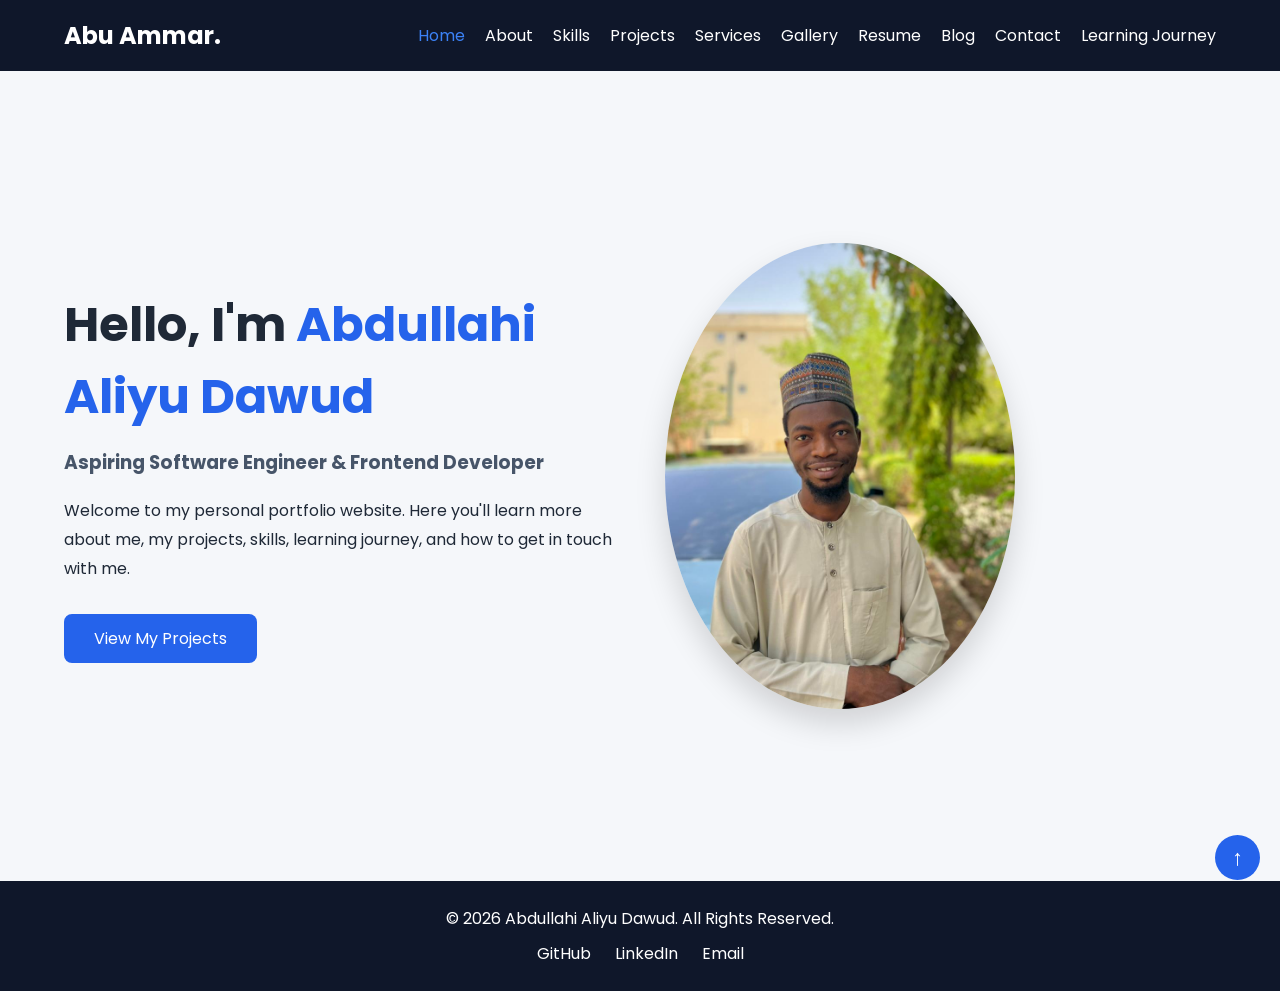
<file: index.html>
<!DOCTYPE html>
<html lang="en">
<head>
    <meta charset="UTF-8">
    <meta name="viewport" content="width=device-width, initial-scale=1.0">
    <title>Abdullahi Aliyu Dawud | Portfolio</title>

    <link rel="stylesheet" href="css/style.css">

    <!-- Google Font -->
    <link href="https://fonts.googleapis.com/css2?family=Poppins:wght@300;400;600;700&display=swap" rel="stylesheet">
</head>
<body>

    <!-- Header -->
    <header>
        <nav class="navbar">
            <div class="logo">
                <h2>Abu Ammar.</h2>
            </div>

            <ul class="nav-links">
                <li><a href="index.html" class="active">Home</a></li>
                <li><a href="about.html">About</a></li>
                <li><a href="skills.html">Skills</a></li>
                <li><a href="projects.html">Projects</a></li>
                <li><a href="services.html">Services</a></li>
                <li><a href="gallery.html">Gallery</a></li>
                <li><a href="resume.html">Resume</a></li>
                <li><a href="blog.html">Blog</a></li>
                <li><a href="contact.html">Contact</a></li>
                <li><a href="learning.html">Learning Journey</a></li>
            </ul>
        </nav>
    </header>

    <!-- Hero Section -->
    <section class="hero">

        <div class="hero-text">
            <h1>Hello, I'm <span>Abdullahi Aliyu Dawud</span></h1>

            <h3>Aspiring Software Engineer & Frontend Developer</h3>

            <p>
                Welcome to my personal portfolio website. Here you'll learn more
                about me, my projects, skills, learning journey, and how to get
                in touch with me.
            </p>

            <a href="projects.html" class="btn">View My Projects</a>
        </div>

        <div class="hero-image">
            <img src="images/profile.jpg" alt="Abdullahi Aliyu Dawud">
        </div>

    </section>

    <!-- Footer -->
    <footer>

        <p>&copy; 2026 Abdullahi Aliyu Dawud. All Rights Reserved.</p>

        <div class="social-links">
            <a href="https://github.com/ktechceo" target="_blank">GitHub</a>
            <a href="https://linkedin.com/in/Abu Ammar-b-b99bb9337" target="_blank">LinkedIn</a>
            <a href="mailto:Abu Ammarbalarabe778@gmail.com">Email</a>
        </div>

    </footer>
    <a href="#" class="back-top">↑</a>

</body>
</html>
</file>
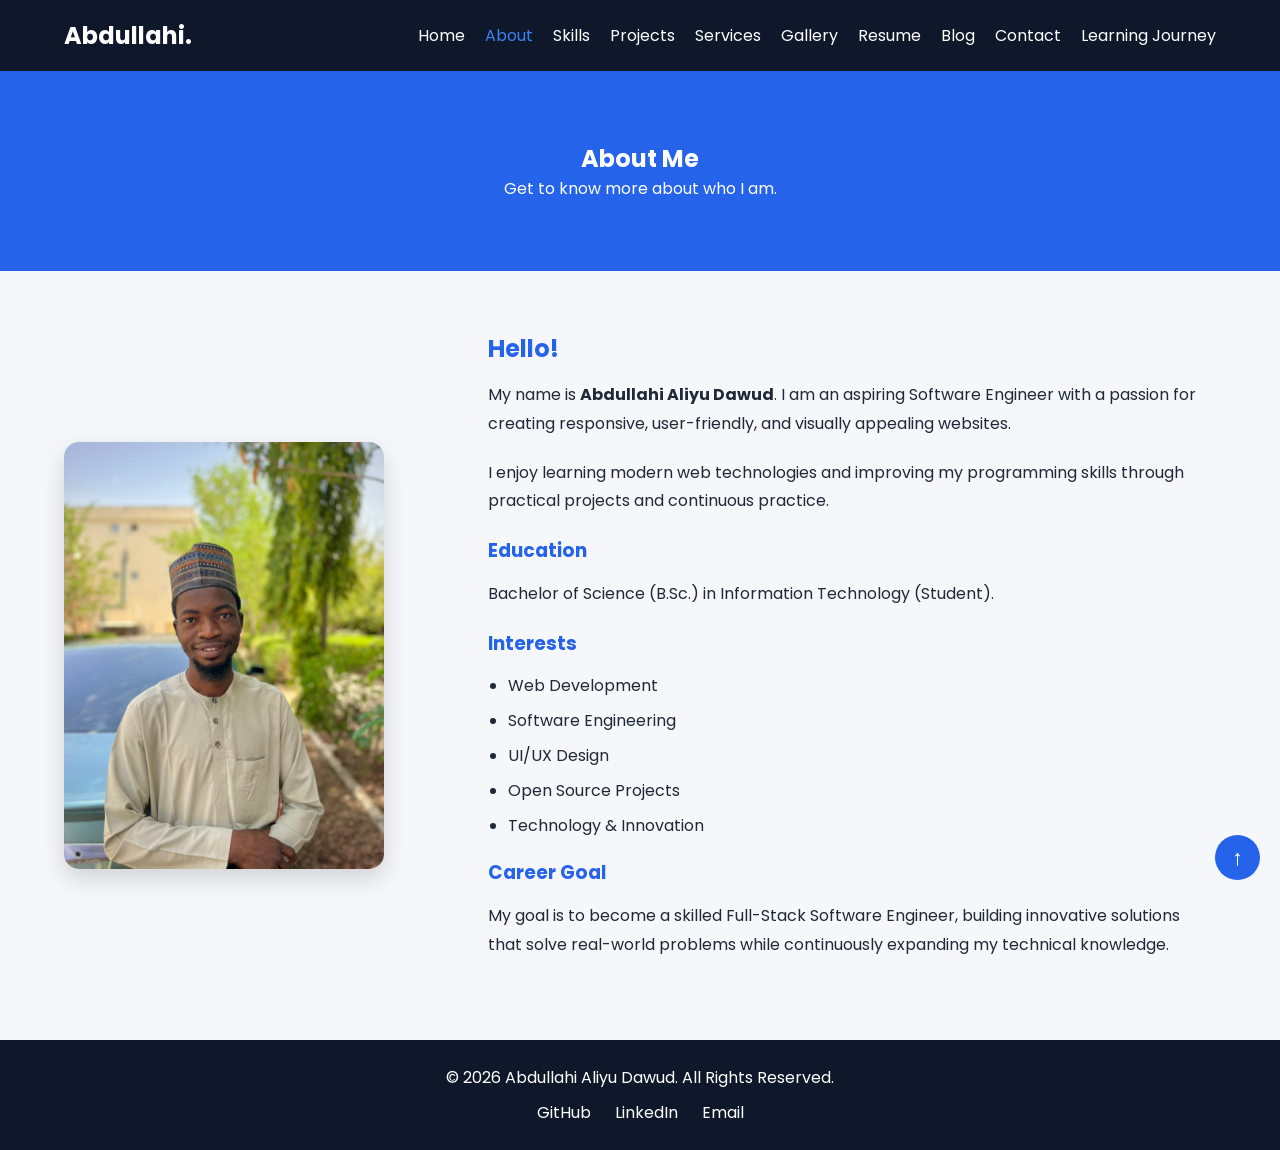
<file: about.html>
<!DOCTYPE html>
<html lang="en">
<head>
    <meta charset="UTF-8">
    <meta name="viewport" content="width=device-width, initial-scale=1.0">
    <title>About | Abdullahi Aliyu Dawud</title>

    <link rel="stylesheet" href="css/style.css">

    <link href="https://fonts.googleapis.com/css2?family=Poppins:wght@300;400;600;700&display=swap" rel="stylesheet">
</head>
<body>

<header>
    <nav class="navbar">

        <div class="logo">
            <h2>Abdullahi.</h2>
        </div>

        <ul class="nav-links">
            <li><a href="index.html">Home</a></li>
            <li><a href="about.html" class="active">About</a></li>
            <li><a href="skills.html">Skills</a></li>
            <li><a href="projects.html">Projects</a></li>
            <li><a href="services.html">Services</a></li>
            <li><a href="gallery.html">Gallery</a></li>
            <li><a href="resume.html">Resume</a></li>
            <li><a href="blog.html">Blog</a></li>
            <li><a href="contact.html">Contact</a></li>
            <li><a href="learning.html">Learning Journey</a></li>
        </ul>

    </nav>
</header>

<section class="page-header">
    <h1>About Me</h1>
    <p>Get to know more about who I am.</p>
</section>

<section class="about-container">

    <div class="about-image">
        <img src="images/profile.jpg" alt="Abdullahi Aliyu Dawud">
    </div>

    <div class="about-content">

        <h2>Hello!</h2>

        <p>
            My name is <strong>Abdullahi Aliyu Dawud</strong>. I am an aspiring
            Software Engineer with a passion for creating responsive,
            user-friendly, and visually appealing websites.
        </p>

        <p>
            I enjoy learning modern web technologies and improving my
            programming skills through practical projects and continuous
            practice.
        </p>

        <h3>Education</h3>

        <p>
            Bachelor of Science (B.Sc.) in Information Technology
            (Student).
        </p>

        <h3>Interests</h3>

        <ul>
            <li>Web Development</li>
            <li>Software Engineering</li>
            <li>UI/UX Design</li>
            <li>Open Source Projects</li>
            <li>Technology & Innovation</li>
        </ul>

        <h3>Career Goal</h3>

        <p>
            My goal is to become a skilled Full-Stack Software Engineer,
            building innovative solutions that solve real-world problems
            while continuously expanding my technical knowledge.
        </p>

    </div>

</section>

<footer>

    <p>&copy; 2026 Abdullahi Aliyu Dawud. All Rights Reserved.</p>

    <div class="social-links">
        <a href="#">GitHub</a>
        <a href="#">LinkedIn</a>
        <a href="#">Email</a>
    </div>

</footer>
<a href="#" class="back-top">↑</a>

</body>
</html>
</file>
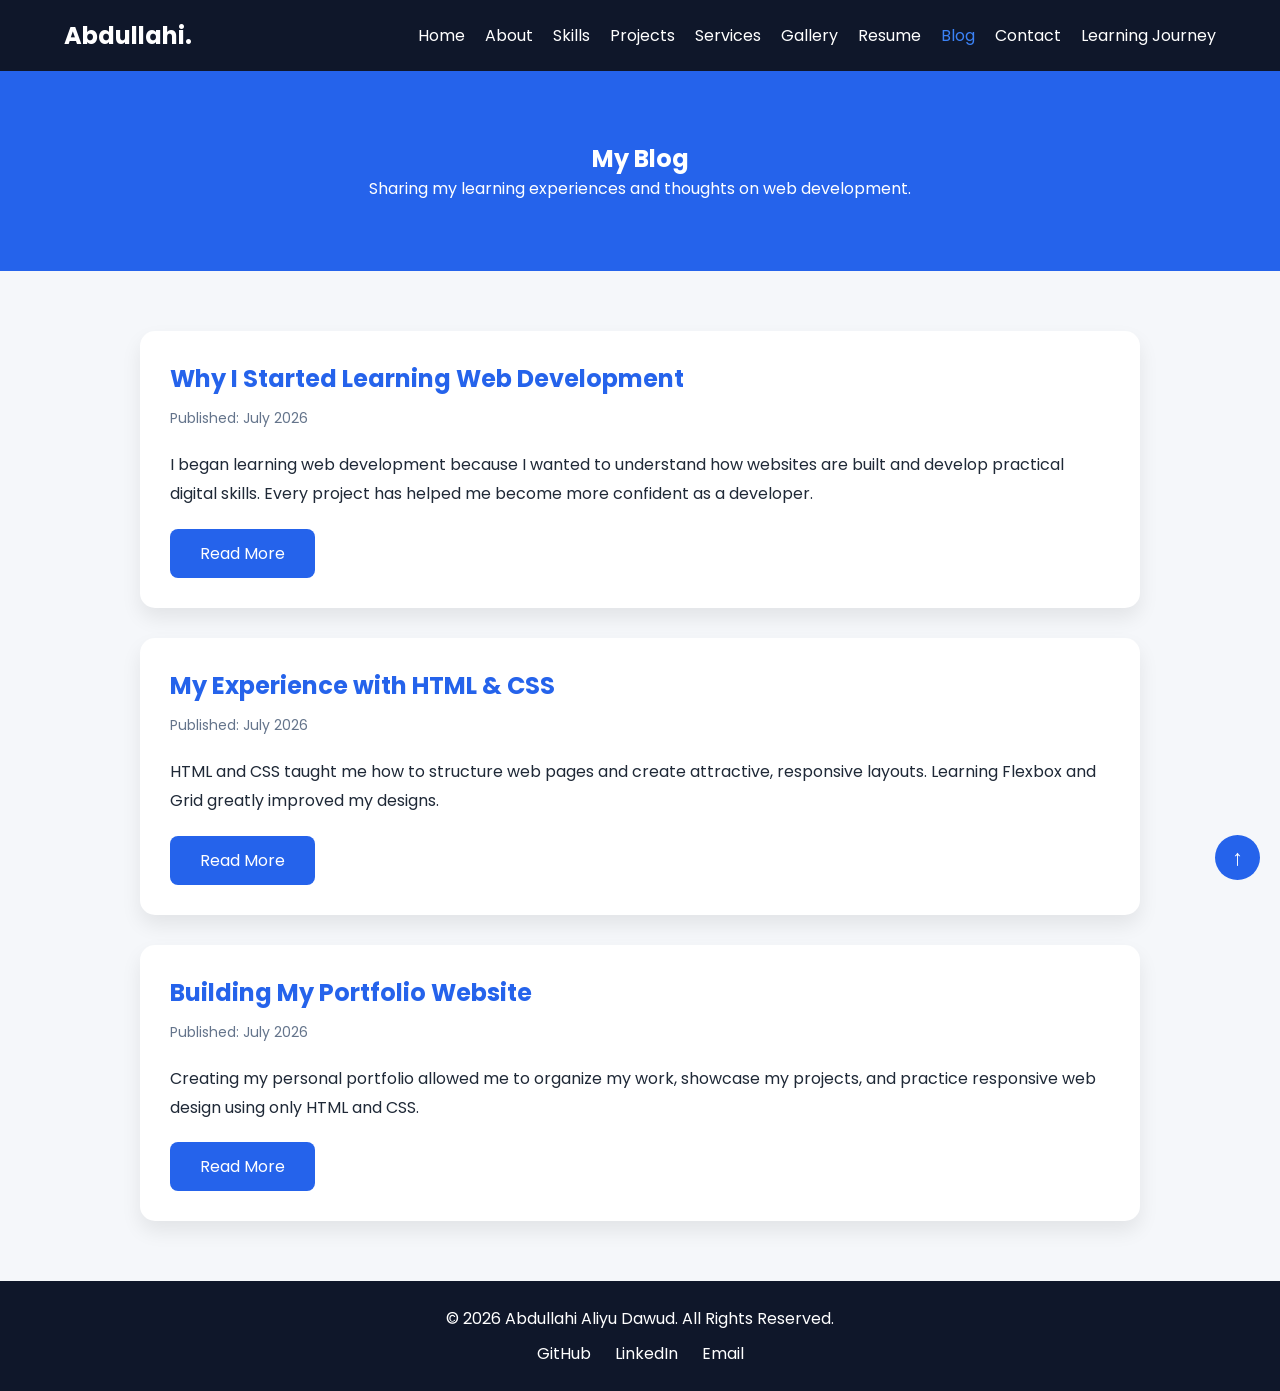
<file: blog.html>
<!DOCTYPE html>
<html lang="en">
<head>
    <meta charset="UTF-8">
    <meta name="viewport" content="width=device-width, initial-scale=1.0">
    <title>Blog | Abdullahi Aliyu Dawud</title>

    <link rel="stylesheet" href="css/style.css">

    <link href="https://fonts.googleapis.com/css2?family=Poppins:wght@300;400;600;700&display=swap" rel="stylesheet">
</head>
<body>

<header>

    <nav class="navbar">

        <div class="logo">
            <h2>Abdullahi.</h2>
        </div>

        <ul class="nav-links">
            <li><a href="index.html">Home</a></li>
            <li><a href="about.html">About</a></li>
            <li><a href="skills.html">Skills</a></li>
            <li><a href="projects.html">Projects</a></li>
            <li><a href="services.html">Services</a></li>
            <li><a href="gallery.html">Gallery</a></li>
            <li><a href="resume.html">Resume</a></li>
            <li><a href="blog.html" class="active">Blog</a></li>
            <li><a href="contact.html">Contact</a></li>
            <li><a href="learning.html">Learning Journey</a></li>
        </ul>

    </nav>

</header>

<section class="page-header">
    <h1>My Blog</h1>
    <p>Sharing my learning experiences and thoughts on web development.</p>
</section>

<section class="blog-container">

    <article class="blog-card">
        <h2>Why I Started Learning Web Development</h2>
        <p class="blog-date">Published: July 2026</p>

        <p>
            I began learning web development because I wanted to understand
            how websites are built and develop practical digital skills.
            Every project has helped me become more confident as a developer.
        </p>

        <a href="#" class="btn">Read More</a>
    </article>

    <article class="blog-card">
        <h2>My Experience with HTML & CSS</h2>
        <p class="blog-date">Published: July 2026</p>

        <p>
            HTML and CSS taught me how to structure web pages and create
            attractive, responsive layouts. Learning Flexbox and Grid
            greatly improved my designs.
        </p>

        <a href="#" class="btn">Read More</a>
    </article>

    <article class="blog-card">
        <h2>Building My Portfolio Website</h2>
        <p class="blog-date">Published: July 2026</p>

        <p>
            Creating my personal portfolio allowed me to organize my work,
            showcase my projects, and practice responsive web design using
            only HTML and CSS.
        </p>

        <a href="#" class="btn">Read More</a>
    </article>

</section>

<footer>

    <p>&copy; 2026 Abdullahi Aliyu Dawud. All Rights Reserved.</p>

    <div class="social-links">
        <a href="#">GitHub</a>
        <a href="#">LinkedIn</a>
        <a href="#">Email</a>
    </div>

</footer>
<a href="#" class="back-top">↑</a>
</body>
</html>
</file>
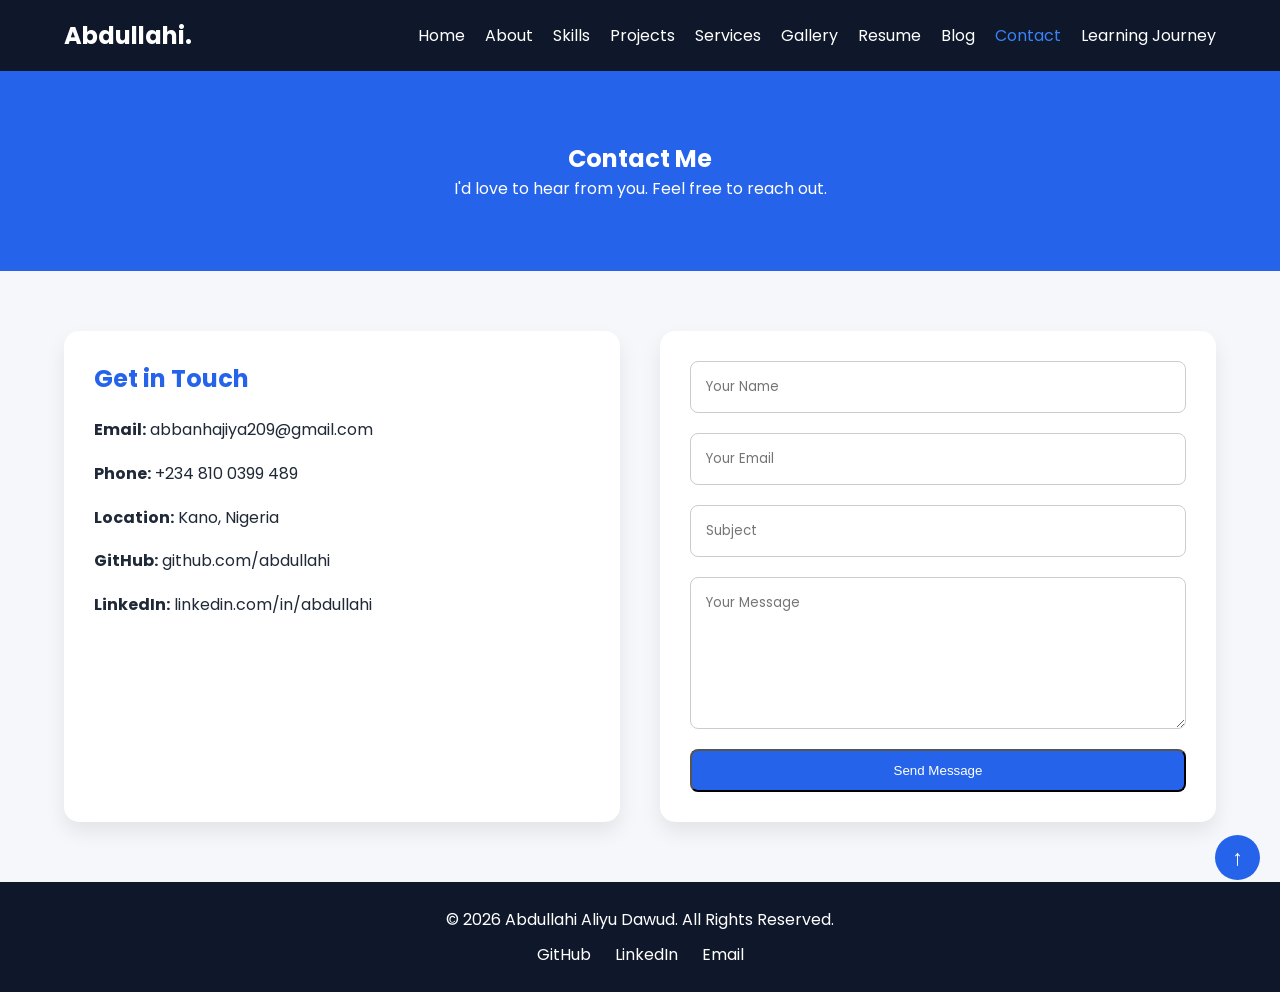
<file: contact.html>
<!DOCTYPE html>
<html lang="en">
<head>
    <meta charset="UTF-8">
    <meta name="viewport" content="width=device-width, initial-scale=1.0">
    <title>Contact | Abdullahi Aliyu Dawud</title>

    <link rel="stylesheet" href="css/style.css">
    <link href="https://fonts.googleapis.com/css2?family=Poppins:wght@300;400;600;700&display=swap" rel="stylesheet">
</head>
<body>

<header>

    <nav class="navbar">

        <div class="logo">
            <h2>Abdullahi.</h2>
        </div>

        <ul class="nav-links">
            <li><a href="index.html">Home</a></li>
            <li><a href="about.html">About</a></li>
            <li><a href="skills.html">Skills</a></li>
            <li><a href="projects.html">Projects</a></li>
            <li><a href="services.html">Services</a></li>
            <li><a href="gallery.html">Gallery</a></li>
            <li><a href="resume.html">Resume</a></li>
            <li><a href="blog.html">Blog</a></li>
            <li><a href="contact.html" class="active">Contact</a></li>
            <li><a href="learning.html">Learning Journey</a></li>
        </ul>

    </nav>

</header>

<section class="page-header">
    <h1>Contact Me</h1>
    <p>I'd love to hear from you. Feel free to reach out.</p>
</section>

<section class="contact-container">

    <div class="contact-info">

        <h2>Get in Touch</h2>

        <p><strong>Email:</strong> abbanhajiya209@gmail.com</p>

        <p><strong>Phone:</strong> +234 810 0399 489</p>

        <p><strong>Location:</strong> Kano, Nigeria</p>

        <p><strong>GitHub:</strong> github.com/abdullahi</p>

        <p><strong>LinkedIn:</strong> linkedin.com/in/abdullahi</p>

    </div>

    <div class="contact-form">

        <form>

            <input type="text" placeholder="Your Name" required>

            <input type="email" placeholder="Your Email" required>

            <input type="text" placeholder="Subject">

            <textarea rows="6" placeholder="Your Message"></textarea>

            <button class="btn" type="submit">Send Message</button>

        </form>

    </div>

</section>

<footer>

    <p>&copy; 2026 Abdullahi Aliyu Dawud. All Rights Reserved.</p>

    <div class="social-links">
        <a href="#">GitHub</a>
        <a href="#">LinkedIn</a>
        <a href="#">Email</a>
    </div>

</footer>
<a href="#" class="back-top">↑</a>
</body>
</html>
</file>
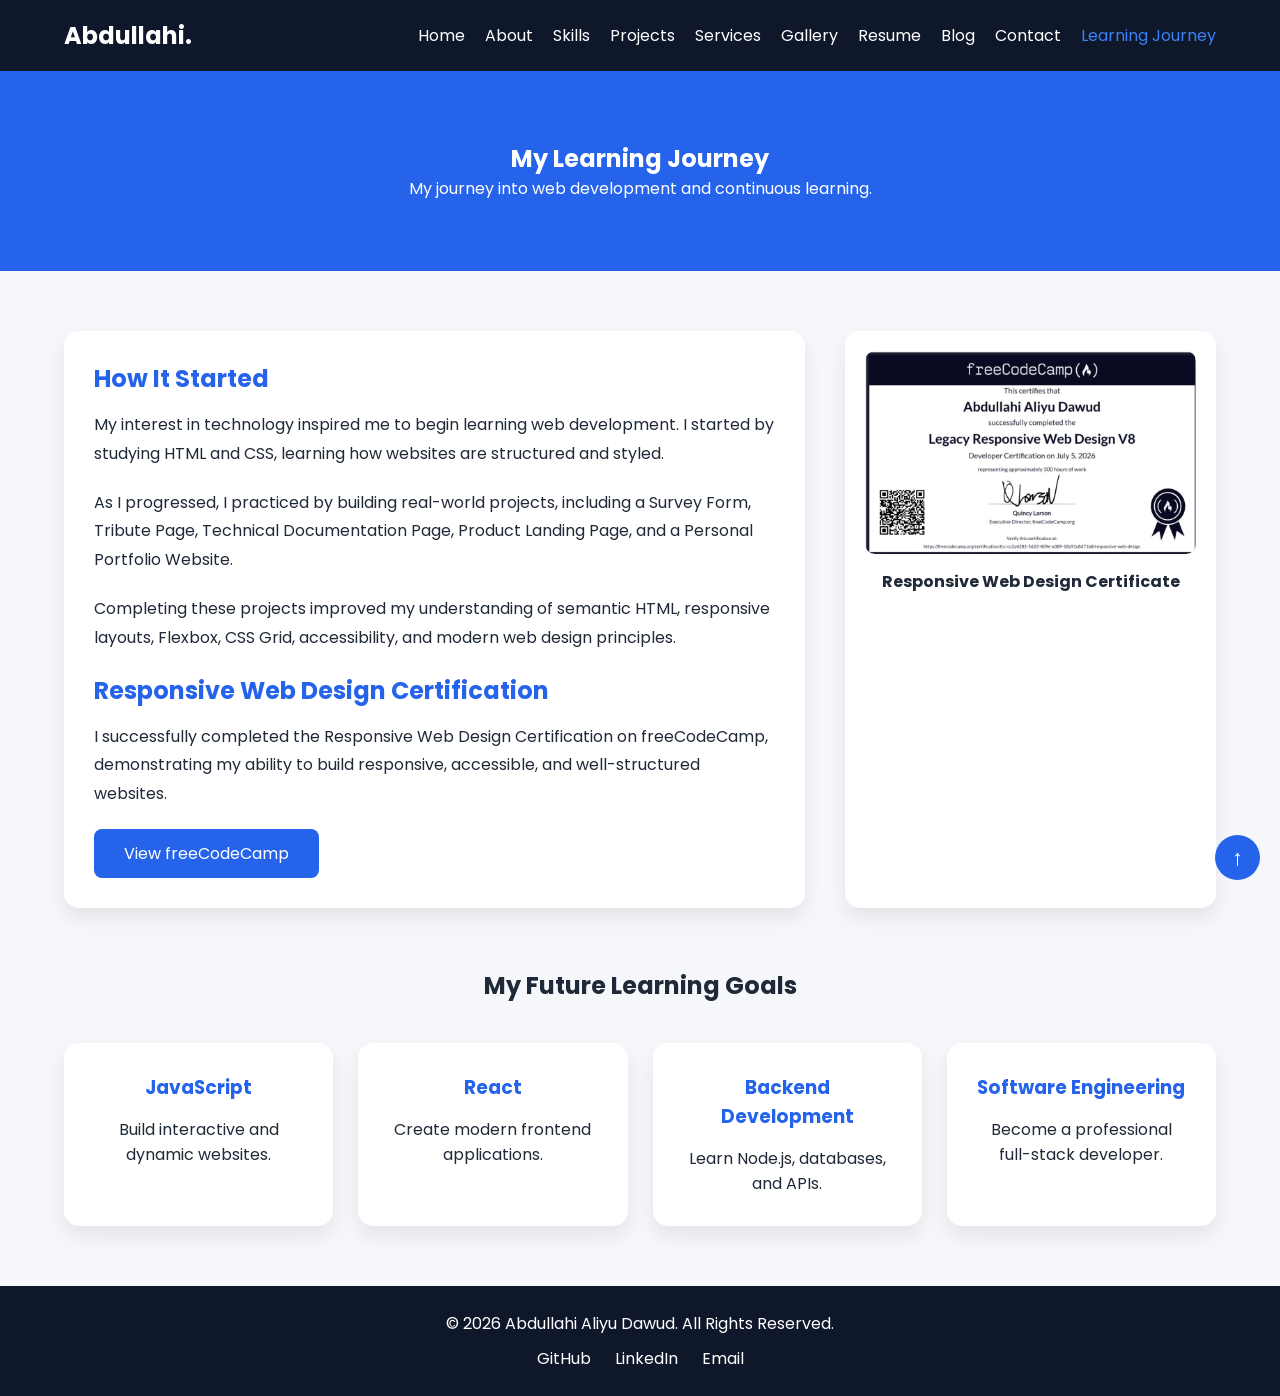
<file: learning.html>
<!DOCTYPE html>
<html lang="en">
<head>
    <meta charset="UTF-8">
    <meta name="viewport" content="width=device-width, initial-scale=1.0">
    <title>Learning Journey | Abdullahi Aliyu Dawud</title>

    <link rel="stylesheet" href="css/style.css">

    <link href="https://fonts.googleapis.com/css2?family=Poppins:wght@300;400;600;700&display=swap" rel="stylesheet">
</head>
<body>

<header>

    <nav class="navbar">

        <div class="logo">
            <h2>Abdullahi.</h2>
        </div>

        <ul class="nav-links">
            <li><a href="index.html">Home</a></li>
            <li><a href="about.html">About</a></li>
            <li><a href="skills.html">Skills</a></li>
            <li><a href="projects.html">Projects</a></li>
            <li><a href="services.html">Services</a></li>
            <li><a href="gallery.html">Gallery</a></li>
            <li><a href="resume.html">Resume</a></li>
            <li><a href="blog.html">Blog</a></li>
            <li><a href="contact.html">Contact</a></li>
            <li><a href="learning.html" class="active">Learning Journey</a></li>
        </ul>

    </nav>

</header>

<section class="page-header">
    <h1>My Learning Journey</h1>
    <p>My journey into web development and continuous learning.</p>
</section>

<section class="learning-container">

    <div class="journey-text">

        <h2>How It Started</h2>

        <p>
            My interest in technology inspired me to begin learning web
            development. I started by studying HTML and CSS, learning how
            websites are structured and styled.
        </p>

        <p>
            As I progressed, I practiced by building real-world projects,
            including a Survey Form, Tribute Page, Technical Documentation
            Page, Product Landing Page, and a Personal Portfolio Website.
        </p>

        <p>
            Completing these projects improved my understanding of semantic
            HTML, responsive layouts, Flexbox, CSS Grid, accessibility, and
            modern web design principles.
        </p>

        <h2>Responsive Web Design Certification</h2>

        <p>
            I successfully completed the Responsive Web Design Certification
            on freeCodeCamp, demonstrating my ability to build responsive,
            accessible, and well-structured websites.
        </p>

        <a href="https://freecodecamp.org/certification/fcc-cc2a4281-5622-409e-a389-18a91c8d71b8/responsive-web-design" target="_blank" class="btn">
            View freeCodeCamp
        </a>

    </div>

    <div class="certificate">

        <img src="images/fcc-certificate.png"
             alt="Responsive Web Design Certificate">

        <p>
            Responsive Web Design Certificate
        </p>

    </div>

</section>

<section class="future-goals">

    <h2>My Future Learning Goals</h2>

    <div class="goals">

        <div class="goal-card">
            <h3>JavaScript</h3>
            <p>Build interactive and dynamic websites.</p>
        </div>

        <div class="goal-card">
            <h3>React</h3>
            <p>Create modern frontend applications.</p>
        </div>

        <div class="goal-card">
            <h3>Backend Development</h3>
            <p>Learn Node.js, databases, and APIs.</p>
        </div>

        <div class="goal-card">
            <h3>Software Engineering</h3>
            <p>Become a professional full-stack developer.</p>
        </div>

    </div>

</section>

<footer>

    <p>&copy; 2026 Abdullahi Aliyu Dawud. All Rights Reserved.</p>

    <div class="social-links">
        <a href="#">GitHub</a>
        <a href="#">LinkedIn</a>
        <a href="#">Email</a>
    </div>

</footer>
<a href="#" class="back-top">↑</a>
</body>
</html>
</file>
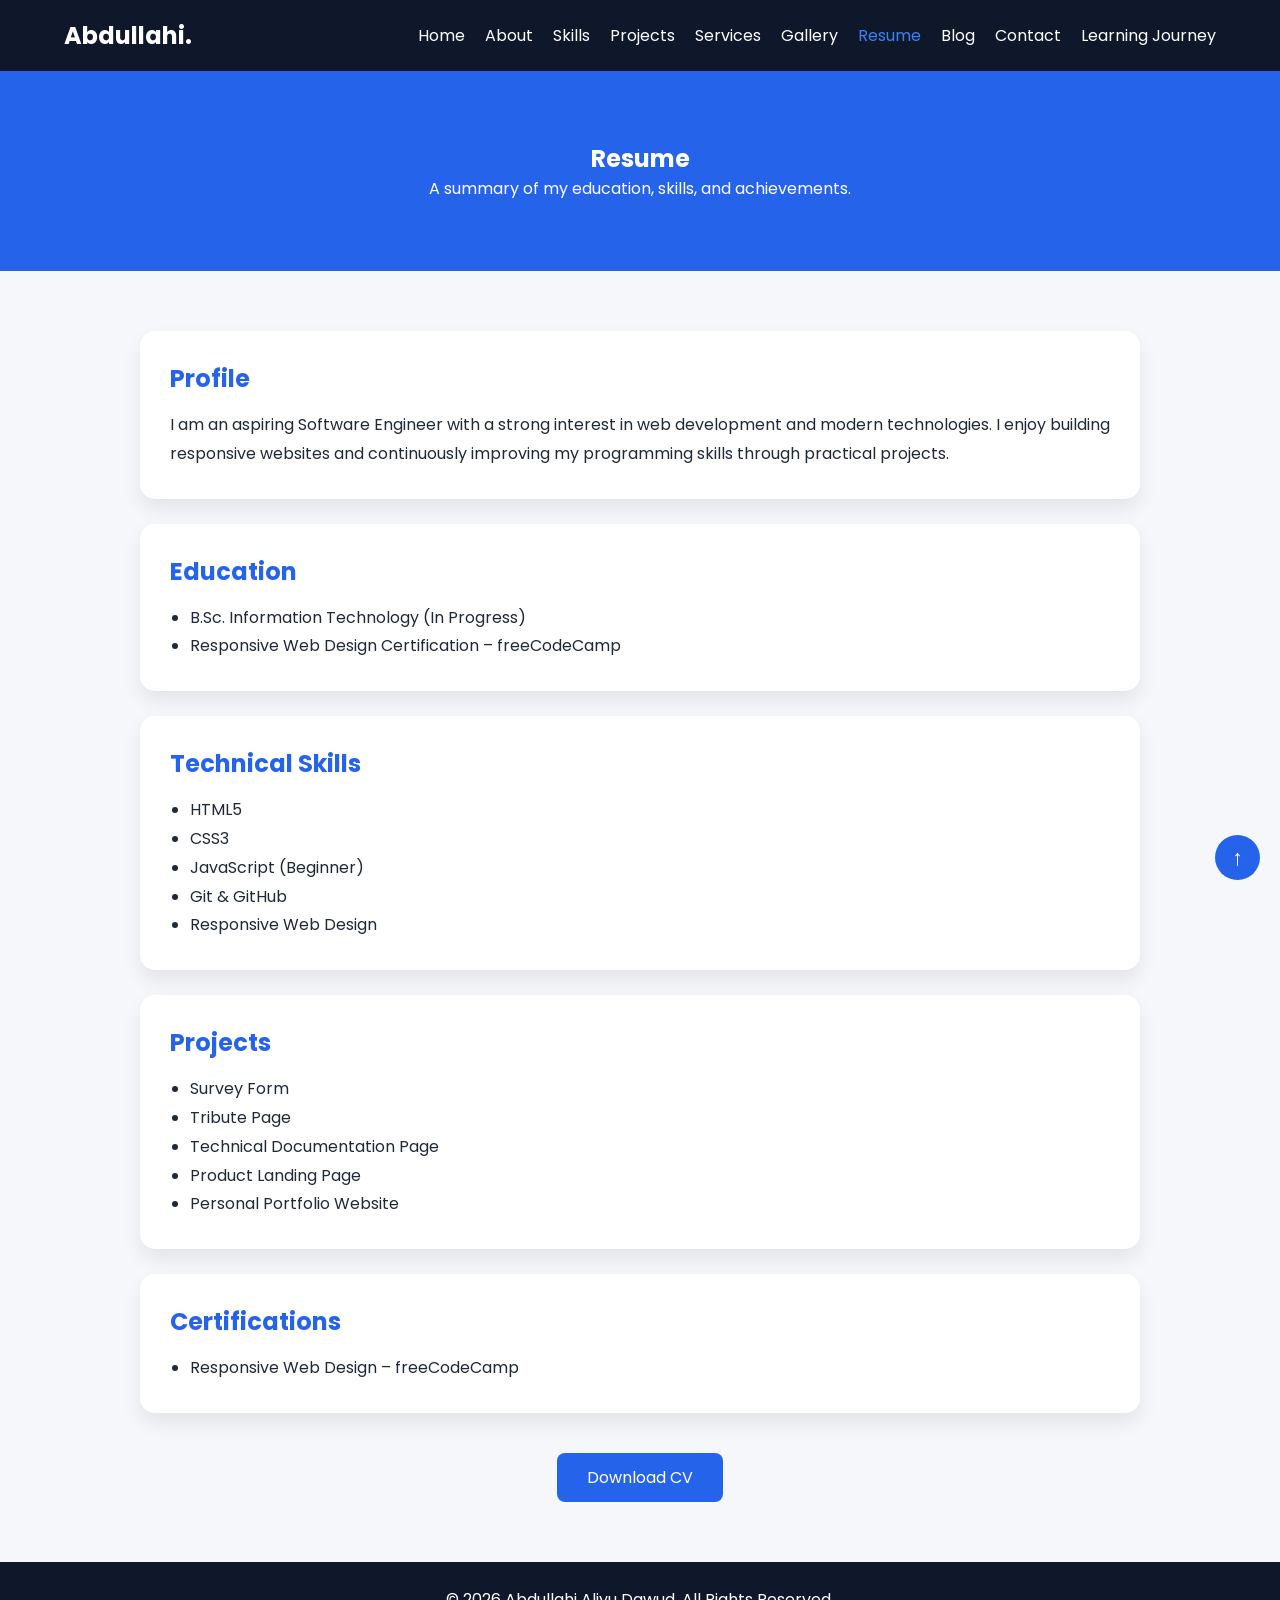
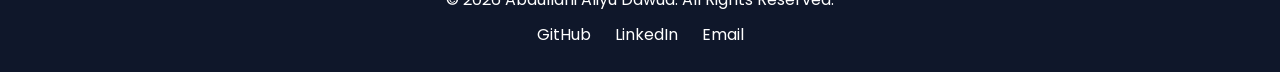
<file: resume.html>
<!DOCTYPE html>
<html lang="en">
<head>
    <meta charset="UTF-8">
    <meta name="viewport" content="width=device-width, initial-scale=1.0">
    <title>Resume | Abdullahi Aliyu Dawud</title>

    <link rel="stylesheet" href="css/style.css">

    <link href="https://fonts.googleapis.com/css2?family=Poppins:wght@300;400;600;700&display=swap" rel="stylesheet">
</head>
<body>

<header>

    <nav class="navbar">

        <div class="logo">
            <h2>Abdullahi.</h2>
        </div>

        <ul class="nav-links">
            <li><a href="index.html">Home</a></li>
            <li><a href="about.html">About</a></li>
            <li><a href="skills.html">Skills</a></li>
            <li><a href="projects.html">Projects</a></li>
            <li><a href="services.html">Services</a></li>
            <li><a href="gallery.html">Gallery</a></li>
            <li><a href="resume.html" class="active">Resume</a></li>
            <li><a href="blog.html">Blog</a></li>
            <li><a href="contact.html">Contact</a></li>
            <li><a href="learning.html">Learning Journey</a></li>
        </ul>

    </nav>

</header>

<section class="page-header">
    <h1>Resume</h1>
    <p>A summary of my education, skills, and achievements.</p>
</section>

<section class="resume-container">

    <div class="resume-section">

        <h2>Profile</h2>

        <p>
            I am an aspiring Software Engineer with a strong interest in
            web development and modern technologies. I enjoy building
            responsive websites and continuously improving my programming
            skills through practical projects.
        </p>

    </div>

    <div class="resume-section">

        <h2>Education</h2>

        <ul>
            <li>B.Sc. Information Technology (In Progress)</li>
            <li>Responsive Web Design Certification – freeCodeCamp</li>
        </ul>

    </div>

    <div class="resume-section">

        <h2>Technical Skills</h2>

        <ul>
            <li>HTML5</li>
            <li>CSS3</li>
            <li>JavaScript (Beginner)</li>
            <li>Git & GitHub</li>
            <li>Responsive Web Design</li>
        </ul>

    </div>

    <div class="resume-section">

        <h2>Projects</h2>

        <ul>
            <li>Survey Form</li>
            <li>Tribute Page</li>
            <li>Technical Documentation Page</li>
            <li>Product Landing Page</li>
            <li>Personal Portfolio Website</li>
        </ul>

    </div>

    <div class="resume-section">

        <h2>Certifications</h2>

        <ul>
            <li>Responsive Web Design – freeCodeCamp</li>
        </ul>

    </div>

    <div class="download-cv">

        <a href="documents/Abdullahi_Aliyu_Dawud_CV.pdf" class="btn" download>
            Download CV
        </a>

    </div>

</section>

<footer>

    <p>&copy; 2026 Abdullahi Aliyu Dawud. All Rights Reserved.</p>

    <div class="social-links">
        <a href="#">GitHub</a>
        <a href="#">LinkedIn</a>
        <a href="#">Email</a>
    </div>

</footer>
<a href="#" class="back-top">↑</a>
</body>
</html>
</file>
<file: css/style.css>
/* Reset */
* {
    margin: 0;
    padding: 0;
    box-sizing: border-box;
}

body {
    font-family: "Poppins", sans-serif;
    background: #f5f7fa;
    color: #1f2937;
}

/* Header */
header {
    background: #0f172a;
    position: sticky;
    top: 0;
    z-index: 1000;
}

.navbar {
    width: 90%;
    max-width: 1200px;
    margin: auto;

    display: flex;
    justify-content: space-between;
    align-items: center;

    padding: 18px 0;
}

.logo h2 {
    color: white;
}

.nav-links {
    list-style: none;
    display: flex;
    gap: 20px;
}

.nav-links a {
    text-decoration: none;
    color: white;
    transition: .3s;
}

.nav-links a:hover,
.nav-links a.active {
    color: #3b82f6;
}

/* Hero */

.hero {
    width: 90%;
    max-width: 1200px;
    margin: auto;

    min-height: 90vh;

    display: flex;
    align-items: center;
    justify-content: space-between;
    gap: 50px;
}

.hero-text {
    flex: 1;
}

.hero-text h1 {
    font-size: 48px;
    margin-bottom: 15px;
}

.hero-text span {
    color: #2563eb;
}

.hero-text h3 {
    margin-bottom: 20px;
    color: #475569;
}

.hero-text p {
    line-height: 1.8;
    margin-bottom: 30px;
}

.btn {
    display: inline-block;
    padding: 12px 30px;
    background: #2563eb;
    color: white;
    text-decoration: none;
    border-radius: 8px;
    transition: .3s;
}

.btn:hover {
    background: #1d4ed8;
}

.hero-image {
    flex: 1;
    text-align: center;
}

.hero-image img {
    width: 350px;
    border-radius: 50%;
    box-shadow: 0 15px 30px rgba(0,0,0,.15);
}

/* Footer */

footer {
    background: #0f172a;
    color: white;
    text-align: center;
    padding: 25px;
}

.social-links {
    margin-top: 10px;
}

.social-links a {
    color: white;
    text-decoration: none;
    margin: 0 10px;
}

.social-links a:hover {
    color: #3b82f6;
}

/* Responsive */

@media (max-width: 900px) {

    .navbar {
        flex-direction: column;
    }

    .nav-links {
        flex-wrap: wrap;
        justify-content: center;
        margin-top: 15px;
    }

    .hero {
        flex-direction: column-reverse;
        text-align: center;
        padding: 60px 0;
    }

    .hero-text h1 {
        font-size: 36px;
    }

    .hero-image img {
        width: 250px;
    }

}
/* ===========================
   ABOUT PAGE
=========================== */

.page-header{
    background:#2563eb;
    color:white;
    text-align:center;
    padding:70px 20px;
}

.about-container{
    width:90%;
    max-width:1200px;
    margin:60px auto;

    display:flex;
    gap:60px;
    align-items:center;
}

.about-image{
    flex:1;
    text-align:center;
}

.about-image img{
    width:320px;
    border-radius:15px;
    box-shadow:0 10px 25px rgba(0,0,0,.15);
}

.about-content{
    flex:2;
}

.about-content h2,
.about-content h3{
    color:#2563eb;
    margin-bottom:15px;
}

.about-content p{
    margin-bottom:20px;
    line-height:1.8;
}

.about-content ul{
    margin-left:20px;
    margin-bottom:20px;
}

.about-content li{
    margin-bottom:10px;
}

@media(max-width:900px){

.about-container{
    flex-direction:column;
    text-align:center;
}

.about-content ul{
    list-style-position:inside;
    margin-left:0;
}

}
/* ===========================
   SKILLS PAGE
=========================== */

.skills-container{
    width:90%;
    max-width:1200px;
    margin:60px auto;

    display:grid;
    grid-template-columns:repeat(auto-fit,minmax(260px,1fr));
    gap:25px;
}

.skill-card{
    background:#fff;
    padding:25px;
    border-radius:12px;
    box-shadow:0 10px 20px rgba(0,0,0,.08);
    transition:.3s;
}

.skill-card:hover{
    transform:translateY(-8px);
}

.skill-card h3{
    color:#2563eb;
    margin-bottom:15px;
}

.skill-card p{
    line-height:1.7;
}

.progress-section{
    width:90%;
    max-width:800px;
    margin:70px auto;
}

.progress-section h2{
    text-align:center;
    margin-bottom:35px;
}

.progress-item{
    margin-bottom:25px;
}

.progress-item span{
    display:block;
    margin-bottom:8px;
    font-weight:600;
}

.progress{
    width:100%;
    background:#ddd;
    border-radius:25px;
    overflow:hidden;
}

.progress-bar{
    background:#2563eb;
    color:#fff;
    padding:10px;
    text-align:right;
}

.html{
    width:90%;
}

.css{
    width:85%;
}

.js{
    width:65%;
}

.git{
    width:80%;
}/* ===========================
   PROJECTS PAGE
=========================== */

.projects-container{

    width:90%;
    max-width:1200px;

    margin:60px auto;

    display:grid;

    grid-template-columns:repeat(auto-fit,minmax(320px,1fr));

    gap:30px;

}

.project-card{

    background:#fff;

    border-radius:15px;

    overflow:hidden;

    box-shadow:0 10px 25px rgba(0,0,0,.1);

    transition:.3s;

}

.project-card:hover{

    transform:translateY(-10px);

}

.project-card img{

    width:100%;

    height:220px;

    object-fit:cover;

}

.project-card h3{

    margin:20px;

    color:#2563eb;

}

.project-card p{

    margin:0 20px 20px;

    line-height:1.7;

}

.project-card .btn{

    display:inline-block;

    margin:0 20px 25px;

}/* ===========================
   SERVICES PAGE
=========================== */

.services-container{
    width:90%;
    max-width:1200px;
    margin:60px auto;

    display:grid;
    grid-template-columns:repeat(auto-fit,minmax(300px,1fr));
    gap:30px;
}

.service-card{

    background:#fff;

    padding:30px;

    border-radius:15px;

    box-shadow:0 10px 20px rgba(0,0,0,.08);

    transition:.3s;
}

.service-card:hover{

    transform:translateY(-10px);

}

.service-card h2{

    color:#2563eb;

    margin-bottom:20px;

    font-size:24px;

}

.service-card p{

    line-height:1.8;

}

.cta{

    background:#2563eb;

    color:white;

    text-align:center;

    padding:70px 20px;

}

.cta h2{

    font-size:36px;

    margin-bottom:15px;

}

.cta p{

    margin-bottom:30px;

    font-size:18px;

}

.cta .btn{

    background:white;

    color:#2563eb;

    font-weight:bold;

}

.cta .btn:hover{

    background:#f3f4f6;

}
/* ===========================
   GALLERY PAGE
=========================== */

.gallery-container{
    width:90%;
    max-width:1200px;
    margin:60px auto;

    display:grid;
    grid-template-columns:repeat(auto-fit,minmax(280px,1fr));
    gap:25px;
}

.gallery-item{
    overflow:hidden;
    border-radius:15px;
    box-shadow:0 10px 20px rgba(0,0,0,.1);
}

.gallery-item img{
    width:100%;
    height:250px;
    object-fit:cover;
    display:block;
    transition:0.4s;
}

.gallery-item:hover img{
    transform:scale(1.08);
}/* ===========================
   RESUME PAGE
=========================== */

.resume-container{
    width:90%;
    max-width:1000px;
    margin:60px auto;
}

.resume-section{
    background:#fff;
    margin-bottom:25px;
    padding:30px;
    border-radius:15px;
    box-shadow:0 10px 20px rgba(0,0,0,.08);
}

.resume-section h2{
    color:#2563eb;
    margin-bottom:15px;
}

.resume-section p,
.resume-section li{
    line-height:1.8;
}

.resume-section ul{
    margin-left:20px;
}

.download-cv{
    text-align:center;
    margin-top:40px;
}
/* ===========================
   BLOG PAGE
=========================== */

.blog-container{
    width:90%;
    max-width:1000px;
    margin:60px auto;
}

.blog-card{
    background:#fff;
    margin-bottom:30px;
    padding:30px;
    border-radius:15px;
    box-shadow:0 10px 20px rgba(0,0,0,.08);
}

.blog-card h2{
    color:#2563eb;
    margin-bottom:10px;
}

.blog-date{
    color:#64748b;
    font-size:14px;
    margin-bottom:20px;
}

.blog-card p{
    line-height:1.8;
    margin-bottom:20px;
}
/* ===========================
   CONTACT PAGE
=========================== */

.contact-container{
    width:90%;
    max-width:1200px;
    margin:60px auto;

    display:grid;
    grid-template-columns:1fr 1fr;
    gap:40px;
}

.contact-info,
.contact-form{
    background:#fff;
    padding:30px;
    border-radius:15px;
    box-shadow:0 10px 20px rgba(0,0,0,.08);
}

.contact-info h2{
    color:#2563eb;
    margin-bottom:20px;
}

.contact-info p{
    margin-bottom:15px;
    line-height:1.8;
}

.contact-form form{
    display:flex;
    flex-direction:column;
}

.contact-form input,
.contact-form textarea{
    padding:15px;
    margin-bottom:20px;
    border:1px solid #ccc;
    border-radius:8px;
    font-family:"Poppins",sans-serif;
}

.contact-form textarea{
    resize:vertical;
}

@media(max-width:768px){

.contact-container{
    grid-template-columns:1fr;
}

}
/* ===========================
   LEARNING JOURNEY
=========================== */

.learning-container{

    width:90%;
    max-width:1200px;

    margin:60px auto;

    display:grid;

    grid-template-columns:2fr 1fr;

    gap:40px;

}

.journey-text{

    background:#fff;

    padding:30px;

    border-radius:15px;

    box-shadow:0 10px 20px rgba(0,0,0,.08);

}

.journey-text h2{

    color:#2563eb;

    margin-bottom:15px;

}

.journey-text p{

    line-height:1.8;

    margin-bottom:20px;

}

.certificate{

    background:#fff;

    padding:20px;

    text-align:center;

    border-radius:15px;

    box-shadow:0 10px 20px rgba(0,0,0,.08);

}

.certificate img{

    width:100%;

    border-radius:10px;

}

.certificate p{

    margin-top:15px;

    font-weight:bold;

}

.future-goals{

    width:90%;

    max-width:1200px;

    margin:60px auto;

}

.future-goals h2{

    text-align:center;

    margin-bottom:40px;

}

.goals{

    display:grid;

    grid-template-columns:repeat(auto-fit,minmax(250px,1fr));

    gap:25px;

}

.goal-card{

    background:#fff;

    padding:30px;

    text-align:center;

    border-radius:15px;

    box-shadow:0 10px 20px rgba(0,0,0,.08);

}

.goal-card h3{

    color:#2563eb;

    margin-bottom:15px;

}

@media(max-width:900px){

.learning-container{

grid-template-columns:1fr;

}

}
.btn{
    transition:0.3s ease;
}

.btn:hover{
    transform:translateY(-3px);
    box-shadow:0 10px 20px rgba(37,99,235,.3);
}
img{
    max-width:100%;
    display:block;
}
.back-top{
    position:fixed;
    right:20px;
    bottom:20px;
    width:45px;
    height:45px;
    background:#2563eb;
    color:#fff;
    text-decoration:none;
    border-radius:50%;
    display:flex;
    justify-content:center;
    align-items:center;
    font-size:22px;
}
.media-section{
    width:90%;
    max-width:900px;
    margin:50px auto;
    text-align:center;
}

.media-section h2{
    margin-bottom:20px;
    color:#2563eb;
}

.media-section audio,
.media-section video,
.media-section iframe{
    width:100%;
    max-width:700px;
    border-radius:10px;
}
</file>
